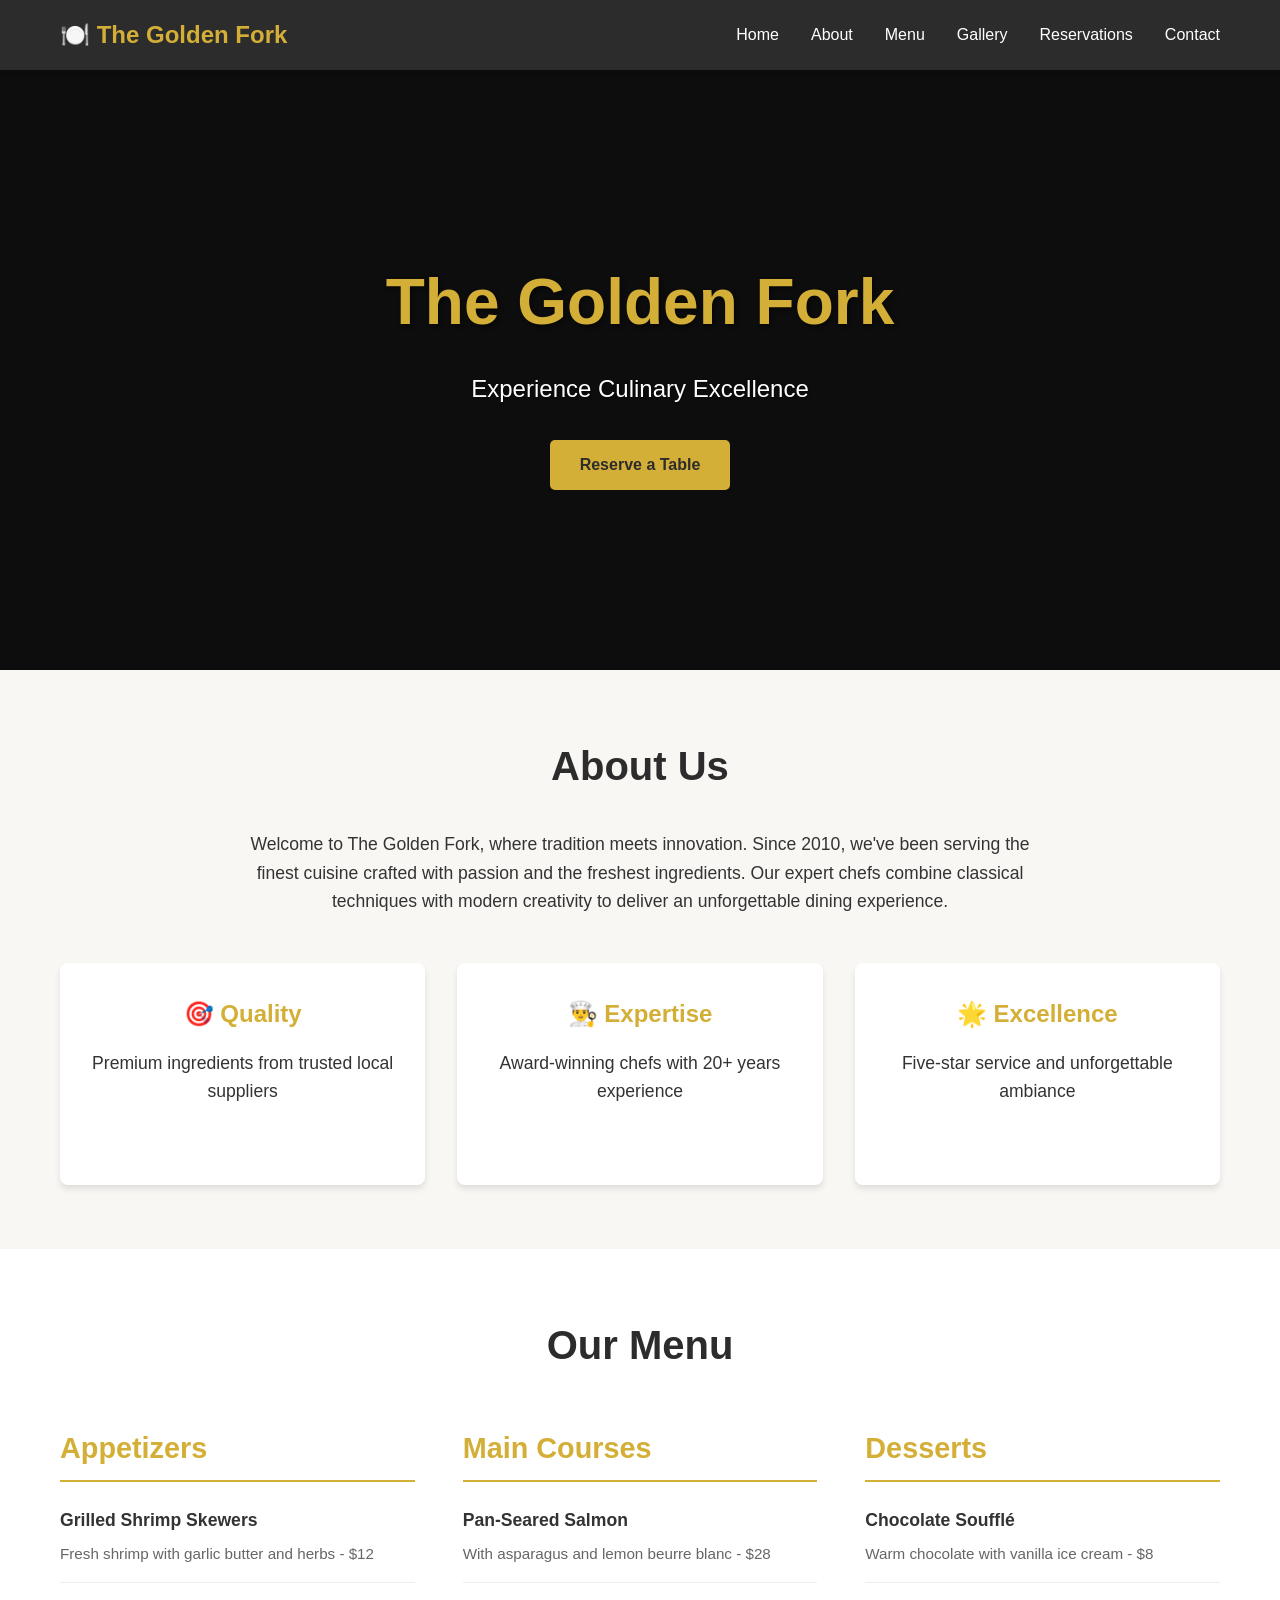
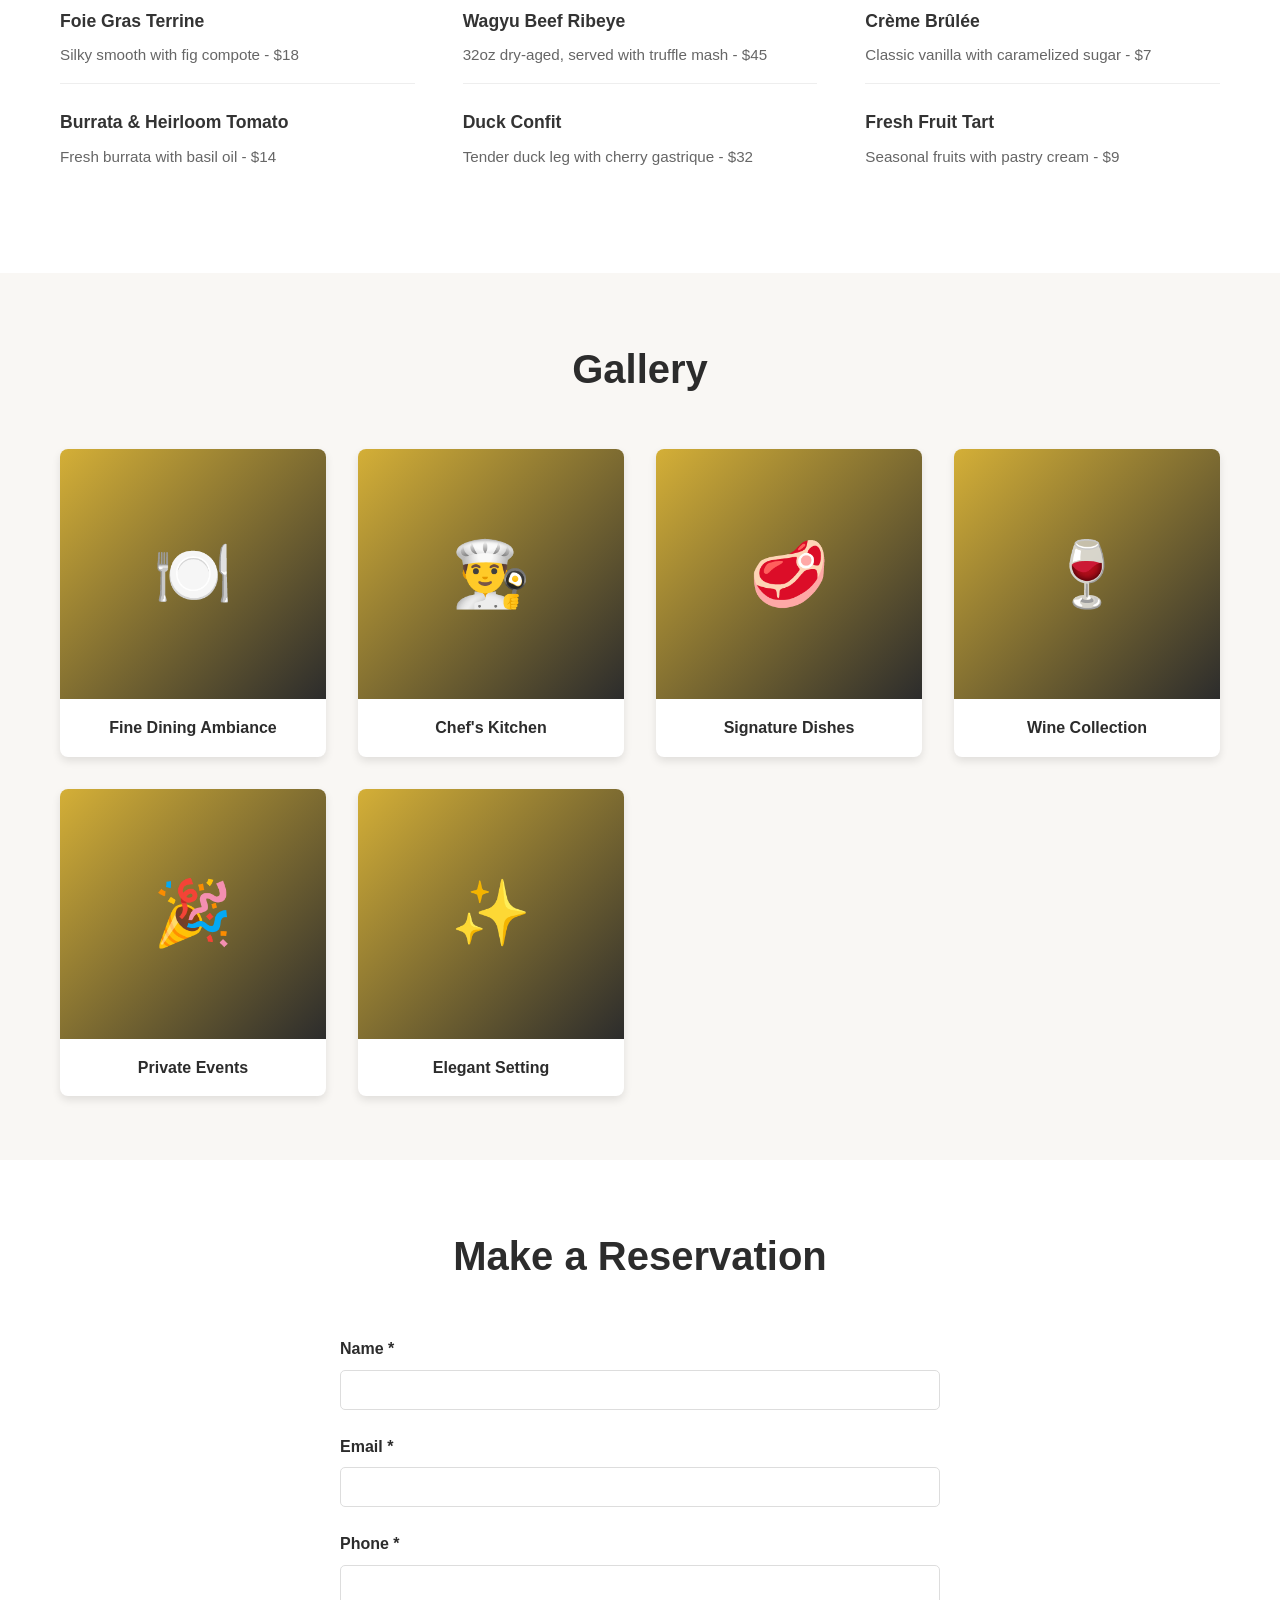
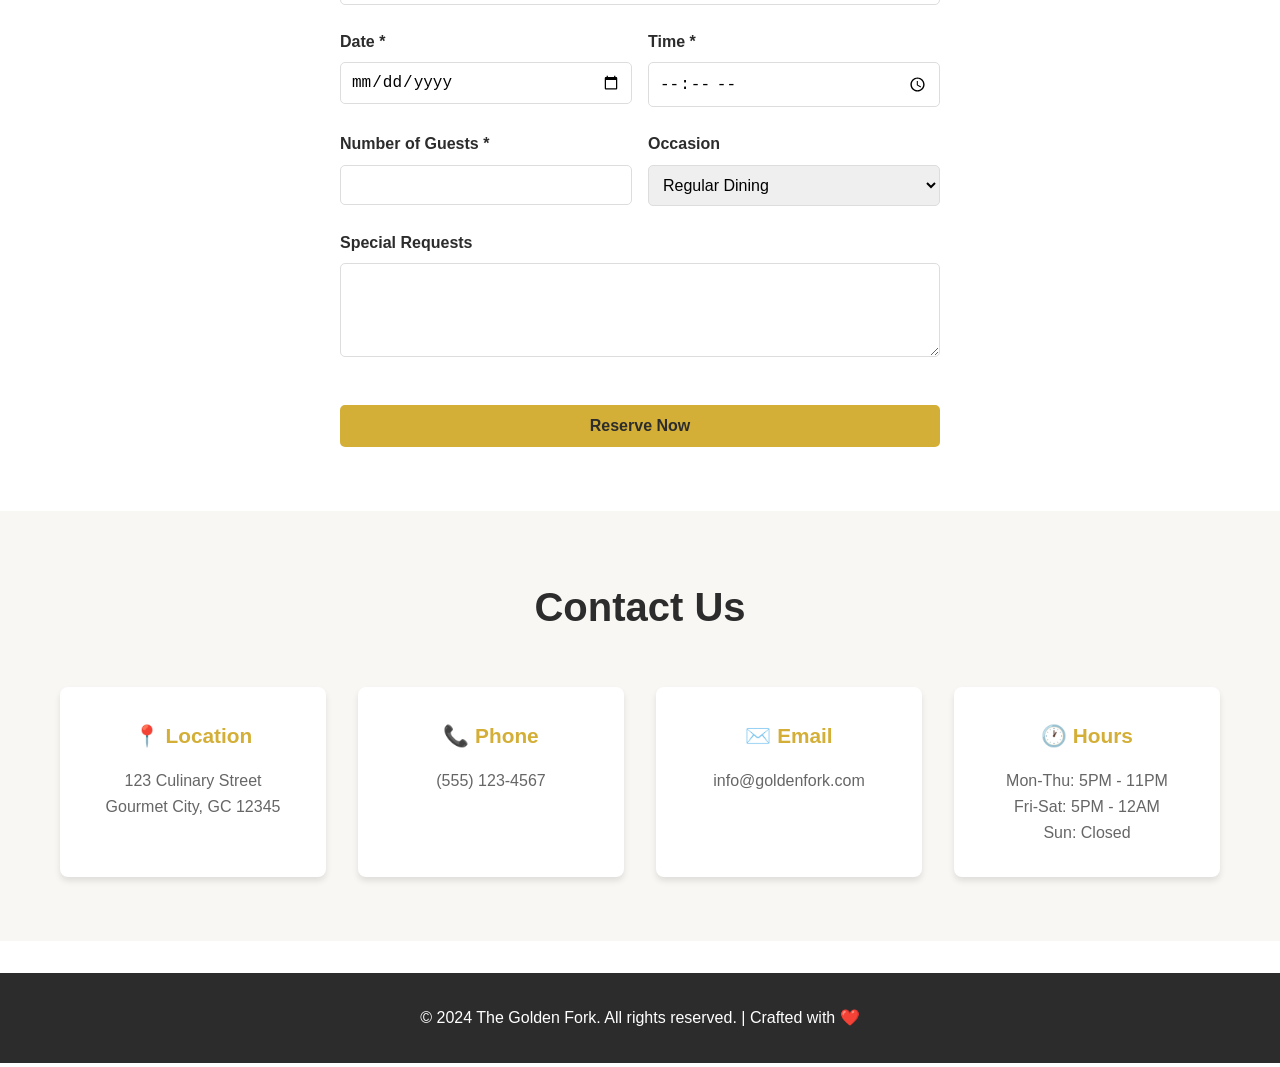
<file: index.html>
<!DOCTYPE html>
<html lang="en">
<head>
    <meta charset="UTF-8">
    <meta name="viewport" content="width=device-width, initial-scale=1.0">
    <title>The Golden Fork - Fine Dining Restaurant</title>
    <link rel="stylesheet" href="styles.css">
</head>
<body>
    <!-- Navigation -->
    <nav class="navbar">
        <div class="container">
            <div class="logo">🍽️ The Golden Fork</div>
            <ul class="nav-links">
                <li><a href="#home">Home</a></li>
                <li><a href="#about">About</a></li>
                <li><a href="#menu">Menu</a></li>
                <li><a href="#gallery">Gallery</a></li>
                <li><a href="#reservations">Reservations</a></li>
                <li><a href="#contact">Contact</a></li>
            </ul>
        </div>
    </nav>

    <!-- Hero Section -->
    <section id="home" class="hero">
        <div class="hero-content">
            <h1>The Golden Fork</h1>
            <p>Experience Culinary Excellence</p>
            <a href="#reservations" class="btn btn-primary">Reserve a Table</a>
        </div>
    </section>

    <!-- About Section -->
    <section id="about" class="about">
        <div class="container">
            <h2>About Us</h2>
            <p>Welcome to The Golden Fork, where tradition meets innovation. Since 2010, we've been serving the finest cuisine crafted with passion and the freshest ingredients. Our expert chefs combine classical techniques with modern creativity to deliver an unforgettable dining experience.</p>
            <div class="about-features">
                <div class="feature">
                    <h3>🎯 Quality</h3>
                    <p>Premium ingredients from trusted local suppliers</p>
                </div>
                <div class="feature">
                    <h3>👨‍🍳 Expertise</h3>
                    <p>Award-winning chefs with 20+ years experience</p>
                </div>
                <div class="feature">
                    <h3>🌟 Excellence</h3>
                    <p>Five-star service and unforgettable ambiance</p>
                </div>
            </div>
        </div>
    </section>

    <!-- Menu Section -->
    <section id="menu" class="menu">
        <div class="container">
            <h2>Our Menu</h2>
            <div class="menu-categories">
                <div class="menu-category">
                    <h3>Appetizers</h3>
                    <div class="menu-item">
                        <h4>Grilled Shrimp Skewers</h4>
                        <p>Fresh shrimp with garlic butter and herbs - $12</p>
                    </div>
                    <div class="menu-item">
                        <h4>Foie Gras Terrine</h4>
                        <p>Silky smooth with fig compote - $18</p>
                    </div>
                    <div class="menu-item">
                        <h4>Burrata & Heirloom Tomato</h4>
                        <p>Fresh burrata with basil oil - $14</p>
                    </div>
                </div>

                <div class="menu-category">
                    <h3>Main Courses</h3>
                    <div class="menu-item">
                        <h4>Pan-Seared Salmon</h4>
                        <p>With asparagus and lemon beurre blanc - $28</p>
                    </div>
                    <div class="menu-item">
                        <h4>Wagyu Beef Ribeye</h4>
                        <p>32oz dry-aged, served with truffle mash - $45</p>
                    </div>
                    <div class="menu-item">
                        <h4>Duck Confit</h4>
                        <p>Tender duck leg with cherry gastrique - $32</p>
                    </div>
                </div>

                <div class="menu-category">
                    <h3>Desserts</h3>
                    <div class="menu-item">
                        <h4>Chocolate Soufflé</h4>
                        <p>Warm chocolate with vanilla ice cream - $8</p>
                    </div>
                    <div class="menu-item">
                        <h4>Crème Brûlée</h4>
                        <p>Classic vanilla with caramelized sugar - $7</p>
                    </div>
                    <div class="menu-item">
                        <h4>Fresh Fruit Tart</h4>
                        <p>Seasonal fruits with pastry cream - $9</p>
                    </div>
                </div>
            </div>
        </div>
    </section>

    <!-- Gallery Section -->
    <section id="gallery" class="gallery">
        <div class="container">
            <h2>Gallery</h2>
            <div class="gallery-grid">
                <div class="gallery-item">
                    <div class="gallery-placeholder">🍽️</div>
                    <p>Fine Dining Ambiance</p>
                </div>
                <div class="gallery-item">
                    <div class="gallery-placeholder">👨‍🍳</div>
                    <p>Chef's Kitchen</p>
                </div>
                <div class="gallery-item">
                    <div class="gallery-placeholder">🥩</div>
                    <p>Signature Dishes</p>
                </div>
                <div class="gallery-item">
                    <div class="gallery-placeholder">🍷</div>
                    <p>Wine Collection</p>
                </div>
                <div class="gallery-item">
                    <div class="gallery-placeholder">🎉</div>
                    <p>Private Events</p>
                </div>
                <div class="gallery-item">
                    <div class="gallery-placeholder">✨</div>
                    <p>Elegant Setting</p>
                </div>
            </div>
        </div>
    </section>

    <!-- Reservations Section -->
    <section id="reservations" class="reservations">
        <div class="container">
            <h2>Make a Reservation</h2>
            <form class="reservation-form" onsubmit="handleReservation(event)">
                <div class="form-group">
                    <label for="name">Name *</label>
                    <input type="text" id="name" name="name" required>
                </div>
                <div class="form-group">
                    <label for="email">Email *</label>
                    <input type="email" id="email" name="email" required>
                </div>
                <div class="form-group">
                    <label for="phone">Phone *</label>
                    <input type="tel" id="phone" name="phone" required>
                </div>
                <div class="form-row">
                    <div class="form-group">
                        <label for="date">Date *</label>
                        <input type="date" id="date" name="date" required>
                    </div>
                    <div class="form-group">
                        <label for="time">Time *</label>
                        <input type="time" id="time" name="time" required>
                    </div>
                </div>
                <div class="form-row">
                    <div class="form-group">
                        <label for="guests">Number of Guests *</label>
                        <input type="number" id="guests" name="guests" min="1" max="12" required>
                    </div>
                    <div class="form-group">
                        <label for="occasion">Occasion</label>
                        <select id="occasion" name="occasion">
                            <option>Regular Dining</option>
                            <option>Birthday</option>
                            <option>Anniversary</option>
                            <option>Business Meeting</option>
                            <option>Other</option>
                        </select>
                    </div>
                </div>
                <div class="form-group">
                    <label for="requests">Special Requests</label>
                    <textarea id="requests" name="requests" rows="4"></textarea>
                </div>
                <button type="submit" class="btn btn-primary">Reserve Now</button>
            </form>
            <div id="reservation-message" class="reservation-message"></div>
        </div>
    </section>

    <!-- Contact Section -->
    <section id="contact" class="contact">
        <div class="container">
            <h2>Contact Us</h2>
            <div class="contact-info">
                <div class="contact-item">
                    <h3>📍 Location</h3>
                    <p>123 Culinary Street<br>Gourmet City, GC 12345</p>
                </div>
                <div class="contact-item">
                    <h3>📞 Phone</h3>
                    <p>(555) 123-4567</p>
                </div>
                <div class="contact-item">
                    <h3>✉️ Email</h3>
                    <p>info@goldenfork.com</p>
                </div>
                <div class="contact-item">
                    <h3>🕐 Hours</h3>
                    <p>Mon-Thu: 5PM - 11PM<br>Fri-Sat: 5PM - 12AM<br>Sun: Closed</p>
                </div>
            </div>
        </div>
    </section>

    <!-- Footer -->
    <footer class="footer">
        <div class="container">
            <p>&copy; 2024 The Golden Fork. All rights reserved. | Crafted with ❤️</p>
        </div>
    </footer>

    <script src="script.js"></script>
</body>
</html>
</file>
<file: styles.css>
* {
    margin: 0;
    padding: 0;
    box-sizing: border-box;
}

:root {
    --primary-color: #d4af37;
    --secondary-color: #2c2c2c;
    --text-color: #333;
    --light-bg: #f9f7f4;
    --white: #fff;
    --dark-bg: #1a1a1a;
}

body {
    font-family: 'Segoe UI', Tahoma, Geneva, Verdana, sans-serif;
    line-height: 1.6;
    color: var(--text-color);
}

.container {
    max-width: 1200px;
    margin: 0 auto;
    padding: 0 20px;
}

/* Navigation */
.navbar {
    background-color: var(--secondary-color);
    color: var(--white);
    padding: 1rem 0;
    position: sticky;
    top: 0;
    z-index: 100;
    box-shadow: 0 2px 5px rgba(0,0,0,0.1);
}

.navbar .container {
    display: flex;
    justify-content: space-between;
    align-items: center;
}

.logo {
    font-size: 1.5rem;
    font-weight: bold;
    color: var(--primary-color);
}

.nav-links {
    display: flex;
    list-style: none;
    gap: 2rem;
}

.nav-links a {
    color: var(--white);
    text-decoration: none;
    transition: color 0.3s ease;
}

.nav-links a:hover {
    color: var(--primary-color);
}

/* Hero Section */
.hero {
    background: linear-gradient(rgba(0,0,0,0.5), rgba(0,0,0,0.5)), url('data:image/svg+xml,<svg xmlns="http://www.w3.org/2000/svg" viewBox="0 0 1200 600"><rect fill="%231a1a1a" width="1200" height="600"/></svg>');
    background-size: cover;
    background-position: center;
    height: 600px;
    display: flex;
    align-items: center;
    justify-content: center;
    text-align: center;
    color: var(--white);
}

.hero-content h1 {
    font-size: 4rem;
    margin-bottom: 1rem;
    color: var(--primary-color);
    text-shadow: 2px 2px 4px rgba(0,0,0,0.5);
}

.hero-content p {
    font-size: 1.5rem;
    margin-bottom: 2rem;
    text-shadow: 1px 1px 2px rgba(0,0,0,0.5);
}

/* Buttons */
.btn {
    display: inline-block;
    padding: 12px 30px;
    border: none;
    border-radius: 5px;
    cursor: pointer;
    text-decoration: none;
    transition: all 0.3s ease;
    font-size: 1rem;
}

.btn-primary {
    background-color: var(--primary-color);
    color: var(--secondary-color);
    font-weight: bold;
}

.btn-primary:hover {
    background-color: #e6c200;
    transform: translateY(-2px);
    box-shadow: 0 5px 15px rgba(212, 175, 55, 0.3);
}

/* About Section */
.about {
    padding: 4rem 0;
    background-color: var(--light-bg);
}

.about h2 {
    text-align: center;
    font-size: 2.5rem;
    margin-bottom: 2rem;
    color: var(--secondary-color);
}

.about p {
    text-align: center;
    font-size: 1.1rem;
    margin-bottom: 3rem;
    max-width: 800px;
    margin-left: auto;
    margin-right: auto;
}

.about-features {
    display: grid;
    grid-template-columns: repeat(auto-fit, minmax(250px, 1fr));
    gap: 2rem;
}

.feature {
    text-align: center;
    padding: 2rem;
    background-color: var(--white);
    border-radius: 8px;
    box-shadow: 0 4px 6px rgba(0,0,0,0.1);
    transition: transform 0.3s ease;
}

.feature:hover {
    transform: translateY(-5px);
}

.feature h3 {
    font-size: 1.5rem;
    margin-bottom: 1rem;
    color: var(--primary-color);
}

/* Menu Section */
.menu {
    padding: 4rem 0;
    background-color: var(--white);
}

.menu h2 {
    text-align: center;
    font-size: 2.5rem;
    margin-bottom: 3rem;
    color: var(--secondary-color);
}

.menu-categories {
    display: grid;
    grid-template-columns: repeat(auto-fit, minmax(300px, 1fr));
    gap: 3rem;
}

.menu-category h3 {
    font-size: 1.8rem;
    color: var(--primary-color);
    margin-bottom: 1.5rem;
    border-bottom: 2px solid var(--primary-color);
    padding-bottom: 0.5rem;
}

.menu-item {
    margin-bottom: 1.5rem;
    padding-bottom: 1rem;
    border-bottom: 1px solid #eee;
}

.menu-item:last-child {
    border-bottom: none;
}

.menu-item h4 {
    font-size: 1.1rem;
    color: var(--text-color);
    margin-bottom: 0.5rem;
}

.menu-item p {
    color: #666;
    font-size: 0.95rem;
}

/* Gallery Section */
.gallery {
    padding: 4rem 0;
    background-color: var(--light-bg);
}

.gallery h2 {
    text-align: center;
    font-size: 2.5rem;
    margin-bottom: 3rem;
    color: var(--secondary-color);
}

.gallery-grid {
    display: grid;
    grid-template-columns: repeat(auto-fit, minmax(250px, 1fr));
    gap: 2rem;
}

.gallery-item {
    background-color: var(--white);
    border-radius: 8px;
    overflow: hidden;
    box-shadow: 0 4px 8px rgba(0,0,0,0.1);
    transition: transform 0.3s ease;
}

.gallery-item:hover {
    transform: scale(1.05);
}

.gallery-placeholder {
    font-size: 4rem;
    height: 250px;
    display: flex;
    align-items: center;
    justify-content: center;
    background: linear-gradient(135deg, var(--primary-color), var(--secondary-color));
}

.gallery-item p {
    padding: 1rem;
    text-align: center;
    font-weight: 600;
    color: var(--secondary-color);
}

/* Reservations Section */
.reservations {
    padding: 4rem 0;
    background-color: var(--white);
}

.reservations h2 {
    text-align: center;
    font-size: 2.5rem;
    margin-bottom: 3rem;
    color: var(--secondary-color);
}

.reservation-form {
    max-width: 600px;
    margin: 0 auto;
}

.form-group {
    margin-bottom: 1.5rem;
}

.form-row {
    display: grid;
    grid-template-columns: 1fr 1fr;
    gap: 1rem;
}

.form-group label {
    display: block;
    margin-bottom: 0.5rem;
    font-weight: 600;
    color: var(--secondary-color);
}

.form-group input,
.form-group select,
.form-group textarea {
    width: 100%;
    padding: 10px;
    border: 1px solid #ddd;
    border-radius: 5px;
    font-size: 1rem;
    transition: border-color 0.3s ease;
}

.form-group input:focus,
.form-group select:focus,
.form-group textarea:focus {
    outline: none;
    border-color: var(--primary-color);
    box-shadow: 0 0 5px rgba(212, 175, 55, 0.3);
}

.reservation-form button {
    width: 100%;
    margin-top: 1rem;
}

.reservation-message {
    text-align: center;
    margin-top: 1rem;
    padding: 1rem;
    border-radius: 5px;
    display: none;
}

.reservation-message.success {
    display: block;
    background-color: #d4edda;
    color: #155724;
    border: 1px solid #c3e6cb;
}

.reservation-message.error {
    display: block;
    background-color: #f8d7da;
    color: #721c24;
    border: 1px solid #f5c6cb;
}

/* Contact Section */
.contact {
    padding: 4rem 0;
    background-color: var(--light-bg);
}

.contact h2 {
    text-align: center;
    font-size: 2.5rem;
    margin-bottom: 3rem;
    color: var(--secondary-color);
}

.contact-info {
    display: grid;
    grid-template-columns: repeat(auto-fit, minmax(250px, 1fr));
    gap: 2rem;
}

.contact-item {
    background-color: var(--white);
    padding: 2rem;
    border-radius: 8px;
    text-align: center;
    box-shadow: 0 4px 6px rgba(0,0,0,0.1);
}

.contact-item h3 {
    font-size: 1.3rem;
    margin-bottom: 1rem;
    color: var(--primary-color);
}

.contact-item p {
    color: #666;
}

/* Footer */
.footer {
    background-color: var(--secondary-color);
    color: var(--white);
    text-align: center;
    padding: 2rem 0;
    margin-top: 2rem;
}

/* Responsive Design */
@media (max-width: 768px) {
    .nav-links {
        flex-direction: column;
        gap: 1rem;
    }

    .hero-content h1 {
        font-size: 2.5rem;
    }

    .hero-content p {
        font-size: 1.2rem;
    }

    .hero {
        height: 400px;
    }

    .about h2,
    .menu h2,
    .gallery h2,
    .reservations h2,
    .contact h2 {
        font-size: 2rem;
    }

    .form-row {
        grid-template-columns: 1fr;
    }

    .menu-categories {
        grid-template-columns: 1fr;
    }
}

@media (max-width: 480px) {
    .navbar .container {
        flex-direction: column;
        gap: 1rem;
    }

    .nav-links {
        gap: 0.5rem;
        font-size: 0.9rem;
    }

    .hero-content h1 {
        font-size: 2rem;
    }

    .hero {
        height: 300px;
    }
}
</file>
